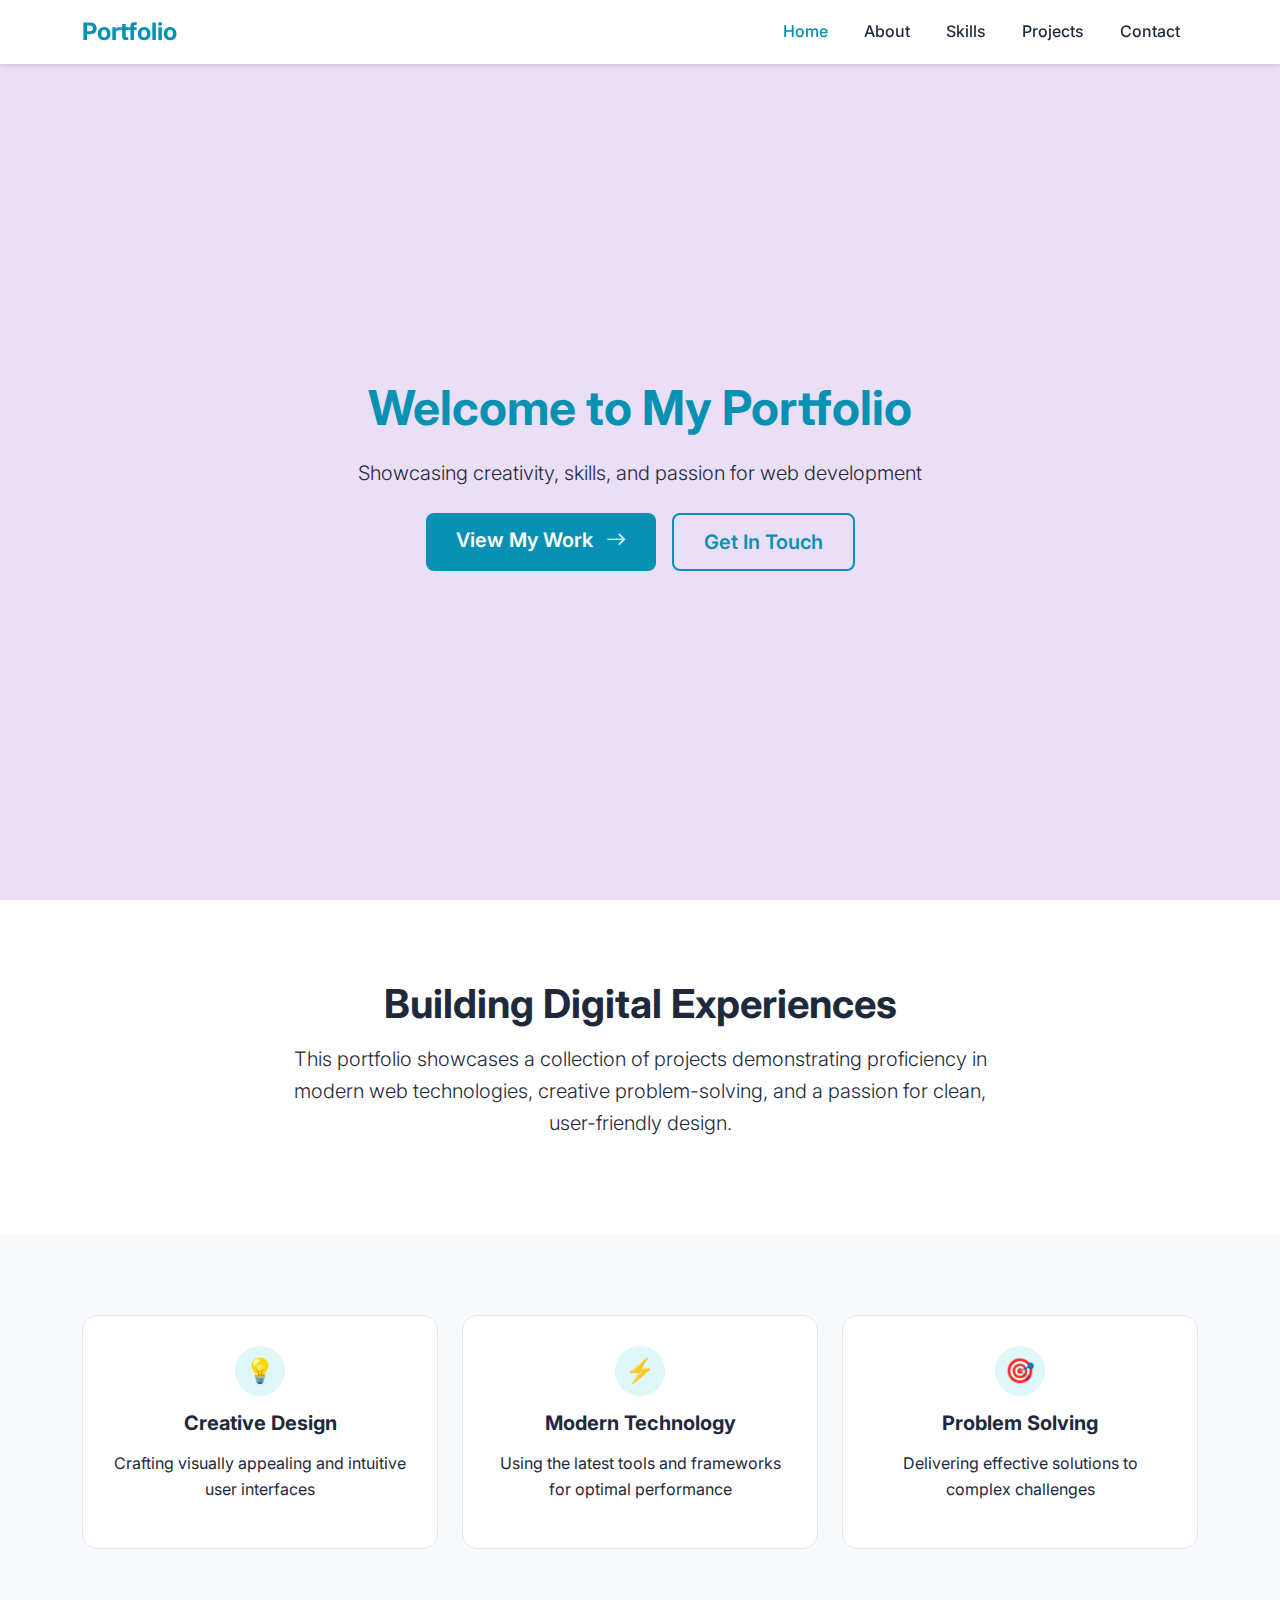
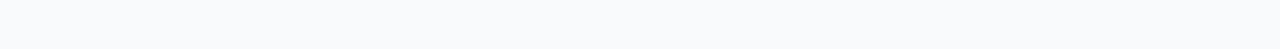
<file: index.html>
<!DOCTYPE html>
<html lang="en">
  <head>
    <!-- Basic page information -->
    <meta charset="UTF-8" />
    <meta name="viewport" content="width=device-width, initial-scale=1.0" />
    <title>Portfolio - Home</title>

    <!-- Bootstrap CSS - Framework for styling -->
    <link
      href="https://cdn.jsdelivr.net/npm/bootstrap@5.3.2/dist/css/bootstrap.min.css"
      rel="stylesheet"
    />

    <!-- Google Fonts - Custom font -->
    <link
      href="https://fonts.googleapis.com/css2?family=Inter:wght@400;500;600;700&display=swap"
      rel="stylesheet"
    />

    <!-- Our custom CSS file -->
    <link rel="stylesheet" href="styles/styles.css" />

    <!-- Bootstrap Icons - Icon library -->
    <link
      rel="stylesheet"
      href="https://cdn.jsdelivr.net/npm/bootstrap-icons@1.11.1/font/bootstrap-icons.css"
    />
  </head>
  <body>
    <!-- NAVIGATION BAR - Shows at top of all pages -->
    <nav class="navbar navbar-expand-lg navbar-light fixed-top">
      <div class="container">
        <!-- Website Logo/Name -->
        <a class="navbar-brand" href="index.html">Portfolio</a>

        <!-- Mobile menu button (appears on small screens) -->
        <button
          class="navbar-toggler"
          type="button"
          data-bs-toggle="collapse"
          data-bs-target="#navbarNav"
        >
          <span class="navbar-toggler-icon"></span>
        </button>

        <!-- Navigation Links -->
        <div class="collapse navbar-collapse" id="navbarNav">
          <ul class="navbar-nav ms-auto">
            <li class="nav-item">
              <a class="nav-link active" href="index.html">Home</a>
            </li>
            <li class="nav-item">
              <a class="nav-link" href="about.html">About</a>
            </li>
            <li class="nav-item">
              <a class="nav-link" href="skills.html">Skills</a>
            </li>
            <li class="nav-item">
              <a class="nav-link" href="projects.html">Projects</a>
            </li>
            <li class="nav-item">
              <a class="nav-link" href="contact.html">Contact</a>
            </li>
          </ul>
        </div>
      </div>
    </nav>

    <!-- HERO SECTION - Main welcome section -->
    <section class="hero-section">
      <div class="container">
        <div class="row justify-content-center text-center">
          <div class="col-lg-8">
            <!-- Main Title -->
            <h1 class="hero-title">Welcome to My Portfolio</h1>

            <!-- Subtitle -->
            <p class="lead mb-4 text-muted-custom">
              Showcasing creativity, skills, and passion for web development
            </p>

            <!-- Call-to-action buttons -->
            <div class="d-flex gap-3 justify-content-center flex-wrap">
              <a href="projects.html" class="btn btn-primary btn-lg">
                View My Work <i class="bi bi-arrow-right ms-2"></i>
              </a>
              <a href="contact.html" class="btn btn-outline-primary btn-lg">
                Get In Touch
              </a>
            </div>
          </div>
        </div>
      </div>
    </section>

    <!-- INTRODUCTION SECTION -->
    <section class="section-padding bg-white">
      <div class="container">
        <div class="row justify-content-center text-center">
          <div class="col-lg-8">
            <h2 class="section-title">Building Digital Experiences</h2>
            <p class="lead text-muted-custom">
              This portfolio showcases a collection of projects demonstrating
              proficiency in modern web technologies, creative problem-solving,
              and a passion for clean, user-friendly design.
            </p>
          </div>
        </div>
      </div>
    </section>

    <!-- FEATURES SECTION - Three feature cards -->
    <section class="section-padding">
      <div class="container">
        <div class="row g-4">
          <!-- Feature Card 1 -->
          <div class="col-md-4">
            <div class="custom-card text-center">
              <div class="card-icon mx-auto">💡</div>
              <h3 class="h5 fw-bold mb-3">Creative Design</h3>
              <p class="text-muted-custom">
                Crafting visually appealing and intuitive user interfaces
              </p>
            </div>
          </div>

          <!-- Feature Card 2 -->
          <div class="col-md-4">
            <div class="custom-card text-center">
              <div class="card-icon mx-auto">⚡</div>
              <h3 class="h5 fw-bold mb-3">Modern Technology</h3>
              <p class="text-muted-custom">
                Using the latest tools and frameworks for optimal performance
              </p>
            </div>
          </div>

          <!-- Feature Card 3 -->
          <div class="col-md-4">
            <div class="custom-card text-center">
              <div class="card-icon mx-auto">🎯</div>
              <h3 class="h5 fw-bold mb-3">Problem Solving</h3>
              <p class="text-muted-custom">
                Delivering effective solutions to complex challenges
              </p>
            </div>
          </div>
        </div>
      </div>
    </section>

    <!-- Bootstrap JavaScript - Required for interactive components -->
    <script src="https://cdn.jsdelivr.net/npm/bootstrap@5.3.2/dist/js/bootstrap.bundle.min.js"></script>
  </body>
</html>
</file>
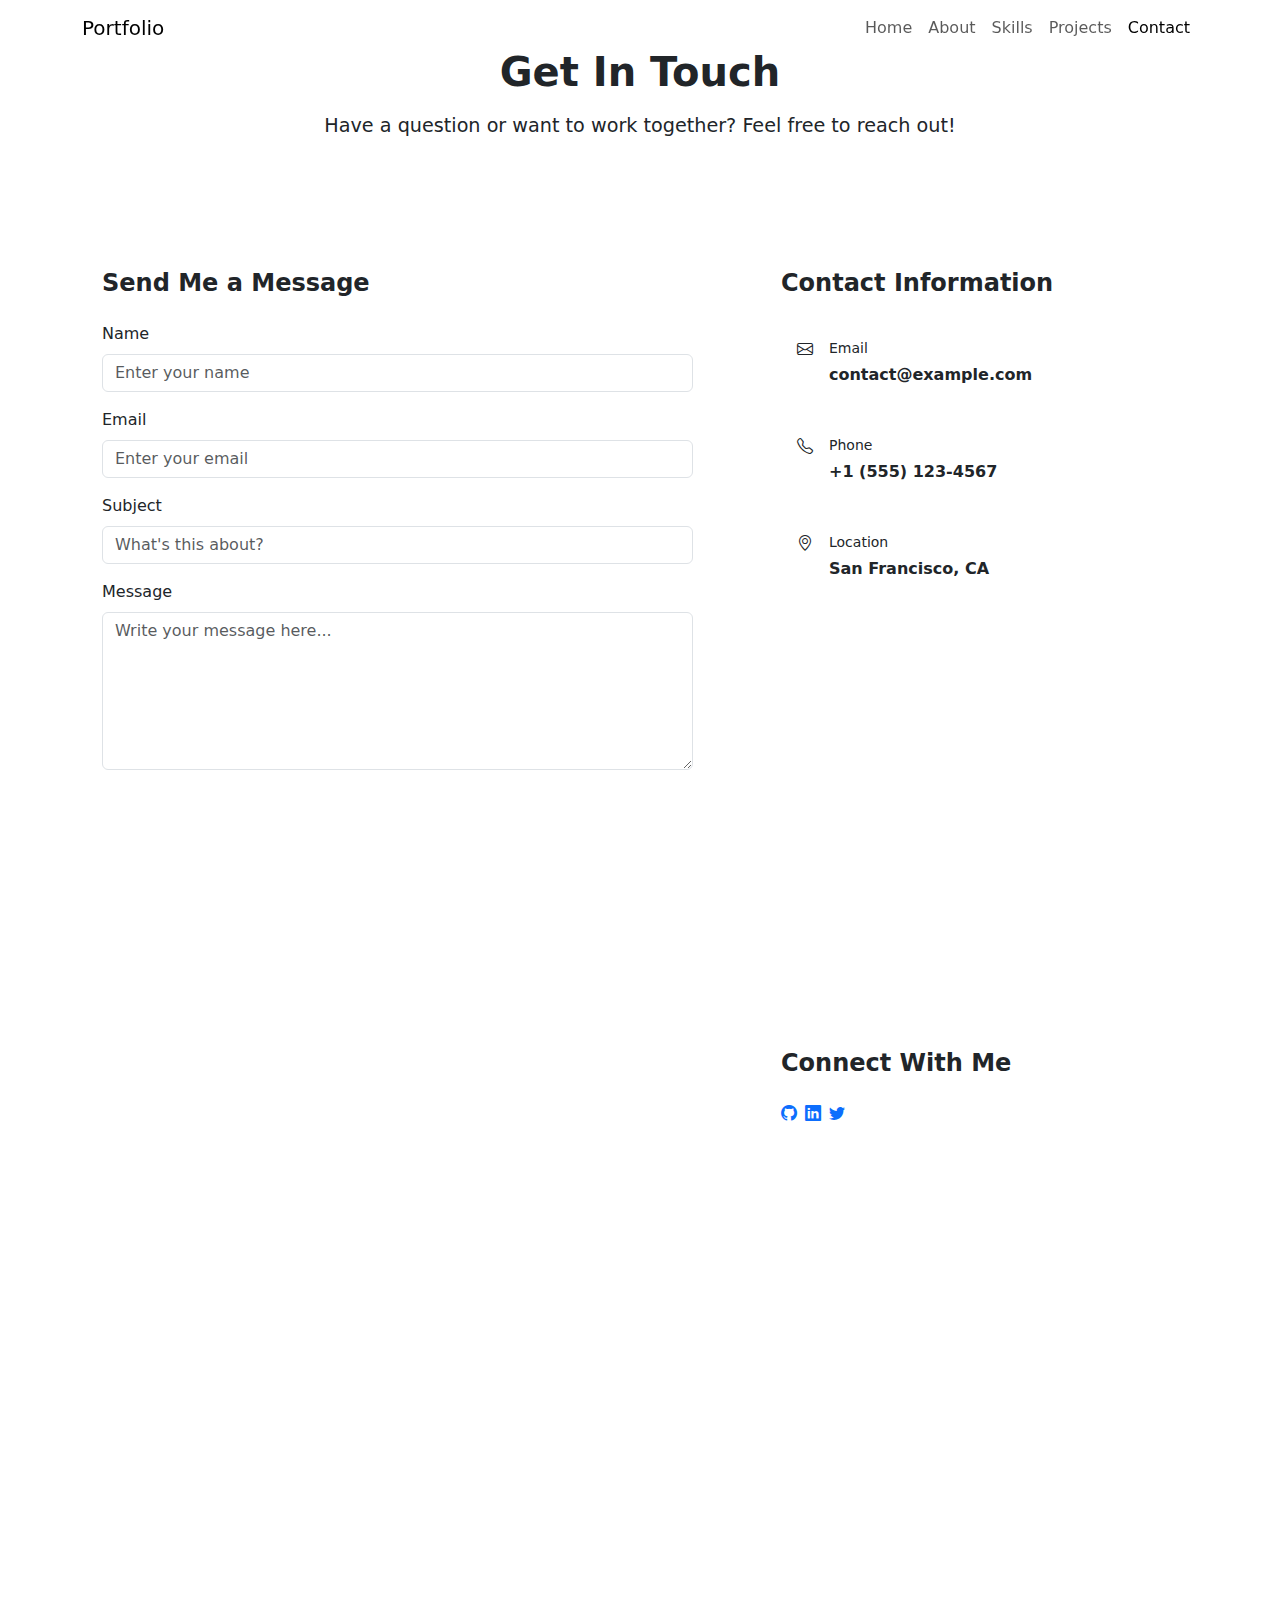
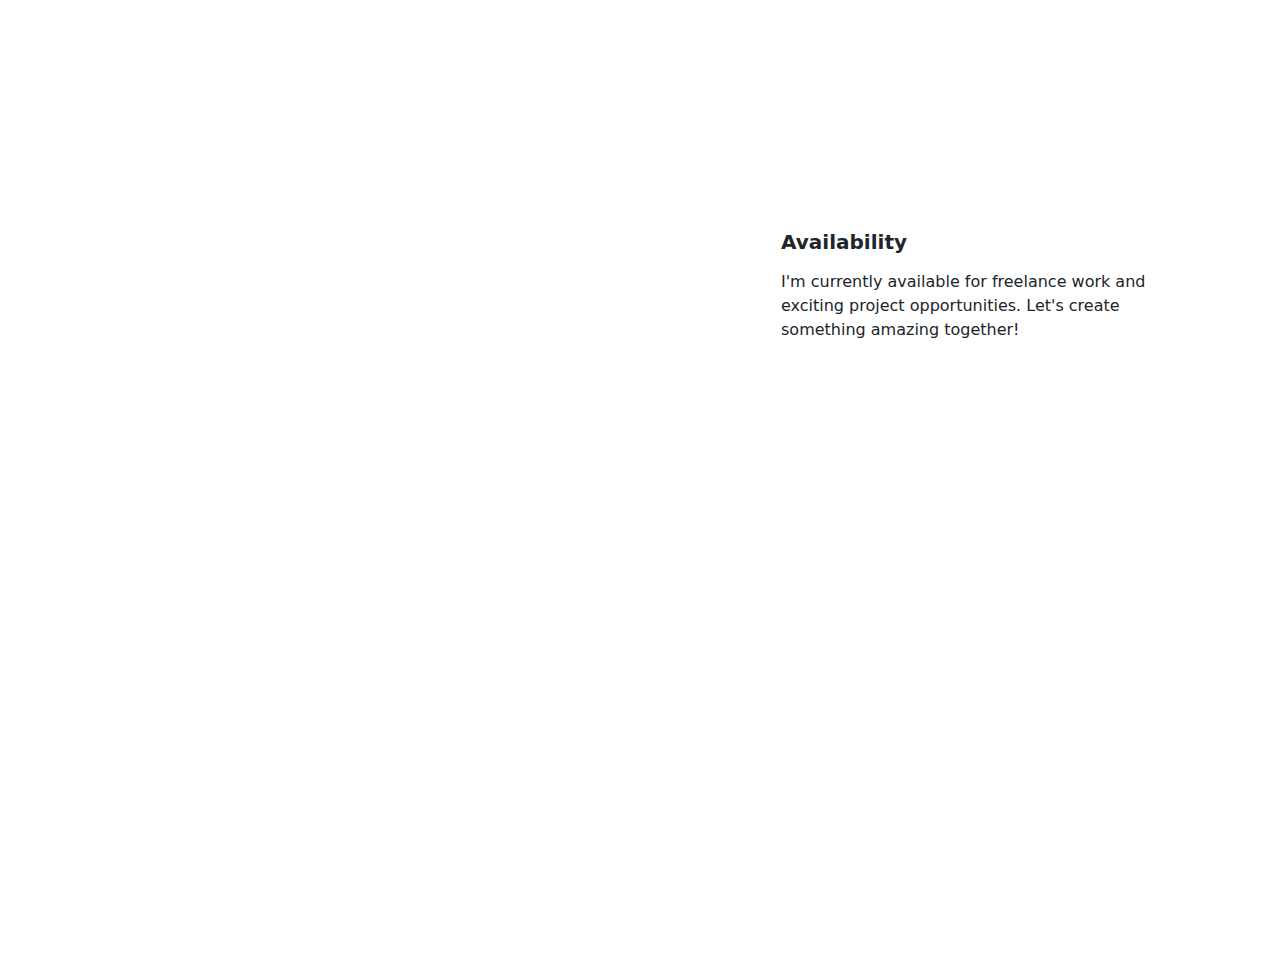
<file: contact.html>
<!DOCTYPE html>
<html lang="en">
<head>
    <meta charset="UTF-8">
    <meta name="viewport" content="width=device-width, initial-scale=1.0">
    <title>Contact | Portfolio</title>
    <meta name="description" content="Get in touch with me for collaborations, projects, or inquiries">
    
    <!-- Bootstrap CSS -->
    <link href="https://cdn.jsdelivr.net/npm/bootstrap@5.3.2/dist/css/bootstrap.min.css" rel="stylesheet">
    
    <!-- Google Fonts -->
    <link rel="preconnect" href="https://fonts.googleapis.com">
    <link rel="preconnect" href="https://fonts.gstatic.com" crossorigin>
    <link href="https://fonts.googleapis.com/css2?family=Inter:wght@400;500;600;700;800&display=swap" rel="stylesheet">
    
    <!-- Custom CSS -->
    <link rel="stylesheet" href="styles.css">
    
    <!-- Bootstrap Icons -->
    <link rel="stylesheet" href="https://cdn.jsdelivr.net/npm/bootstrap-icons@1.11.1/font/bootstrap-icons.css">
</head>
<body>
    <!-- Navigation -->
    <nav class="navbar navbar-expand-lg navbar-light fixed-top">
        <div class="container">
            <a class="navbar-brand" href="index.html">Portfolio</a>
            <button class="navbar-toggler" type="button" data-bs-toggle="collapse" data-bs-target="#navbarNav">
                <span class="navbar-toggler-icon"></span>
            </button>
            <div class="collapse navbar-collapse" id="navbarNav">
                <ul class="navbar-nav ms-auto">
                    <li class="nav-item">
                        <a class="nav-link" href="index.html">Home</a>
                    </li>
                    <li class="nav-item">
                        <a class="nav-link" href="about.html">About</a>
                    </li>
                    <li class="nav-item">
                        <a class="nav-link" href="skills.html">Skills</a>
                    </li>
                    <li class="nav-item">
                        <a class="nav-link" href="projects.html">Projects</a>
                    </li>
                    <li class="nav-item">
                        <a class="nav-link active" href="contact.html">Contact</a>
                    </li>
                </ul>
            </div>
        </div>
    </nav>

    <!-- Page Content -->
    <div class="page-content">
        <div class="container section-padding">
            <!-- Header -->
            <div class="row justify-content-center text-center mb-5 animate-fade-in">
                <div class="col-lg-8">
                    <h1 class="section-title">Get In Touch</h1>
                    <p class="section-subtitle">Have a question or want to work together? Feel free to reach out!</p>
                </div>
            </div>

            <div class="row g-4">
                <!-- Contact Form -->
                <div class="col-lg-7">
                    <div class="custom-card">
                        <h2 class="h4 fw-bold mb-4">Send Me a Message</h2>
                        <form id="contactForm">
                            <div class="mb-3">
                                <label for="name" class="form-label">Name</label>
                                <input type="text" class="form-control" id="name" placeholder="Enter your name" required>
                            </div>
                            <div class="mb-3">
                                <label for="email" class="form-label">Email</label>
                                <input type="email" class="form-control" id="email" placeholder="Enter your email" required>
                            </div>
                            <div class="mb-3">
                                <label for="subject" class="form-label">Subject</label>
                                <input type="text" class="form-control" id="subject" placeholder="What's this about?" required>
                            </div>
                            <div class="mb-4">
                                <label for="message" class="form-label">Message</label>
                                <textarea class="form-control" id="message" rows="6" placeholder="Write your message here..." required></textarea>
                            </div>
                            <button type="submit" class="btn btn-primary w-100 btn-lg">
                                <i class="bi bi-send me-2"></i>Send Message
                            </button>
                        </form>
                    </div>
                </div>

                <!-- Contact Information -->
                <div class="col-lg-5">
                    <!-- Contact Details -->
                    <div class="custom-card mb-4">
                        <h2 class="h4 fw-bold mb-4">Contact Information</h2>
                        <div class="d-flex align-items-start mb-3 p-3 rounded hover-bg">
                            <div class="contact-icon-box me-3">
                                <i class="bi bi-envelope"></i>
                            </div>
                            <div>
                                <p class="text-muted-custom small mb-1">Email</p>
                                <p class="mb-0 fw-semibold">contact@example.com</p>
                            </div>
                        </div>
                        <div class="d-flex align-items-start mb-3 p-3 rounded hover-bg">
                            <div class="contact-icon-box me-3">
                                <i class="bi bi-telephone"></i>
                            </div>
                            <div>
                                <p class="text-muted-custom small mb-1">Phone</p>
                                <p class="mb-0 fw-semibold">+1 (555) 123-4567</p>
                            </div>
                        </div>
                        <div class="d-flex align-items-start p-3 rounded hover-bg">
                            <div class="contact-icon-box me-3">
                                <i class="bi bi-geo-alt"></i>
                            </div>
                            <div>
                                <p class="text-muted-custom small mb-1">Location</p>
                                <p class="mb-0 fw-semibold">San Francisco, CA</p>
                            </div>
                        </div>
                    </div>

                    <!-- Social Links -->
                    <div class="custom-card mb-4">
                        <h2 class="h4 fw-bold mb-4">Connect With Me</h2>
                        <div class="d-flex gap-2">
                            <a href="https://github.com" target="_blank" class="social-icon">
                                <i class="bi bi-github"></i>
                            </a>
                            <a href="https://linkedin.com" target="_blank" class="social-icon">
                                <i class="bi bi-linkedin"></i>
                            </a>
                            <a href="https://twitter.com" target="_blank" class="social-icon">
                                <i class="bi bi-twitter"></i>
                            </a>
                        </div>
                    </div>

                    <!-- Availability -->
                    <div class="custom-card bg-gradient">
                        <h3 class="h5 fw-bold mb-3">Availability</h3>
                        <p class="text-muted-custom mb-0">
                            I'm currently available for freelance work and exciting project opportunities. 
                            Let's create something amazing together!
                        </p>
                    </div>
                </div>
            </div>
        </div>
    </div>

    <!-- Bootstrap JS -->
    <script src="https://cdn.jsdelivr.net/npm/bootstrap@5.3.2/dist/js/bootstrap.bundle.min.js"></script>
    
    <!-- Form Submission Script -->
    <script>
        document.getElementById('contactForm').addEventListener('submit', function(e) {
            e.preventDefault();
            alert('Thank you for reaching out! Your message has been sent successfully.');
            this.reset();
        });
    </script>
</body>
</html>
</file>
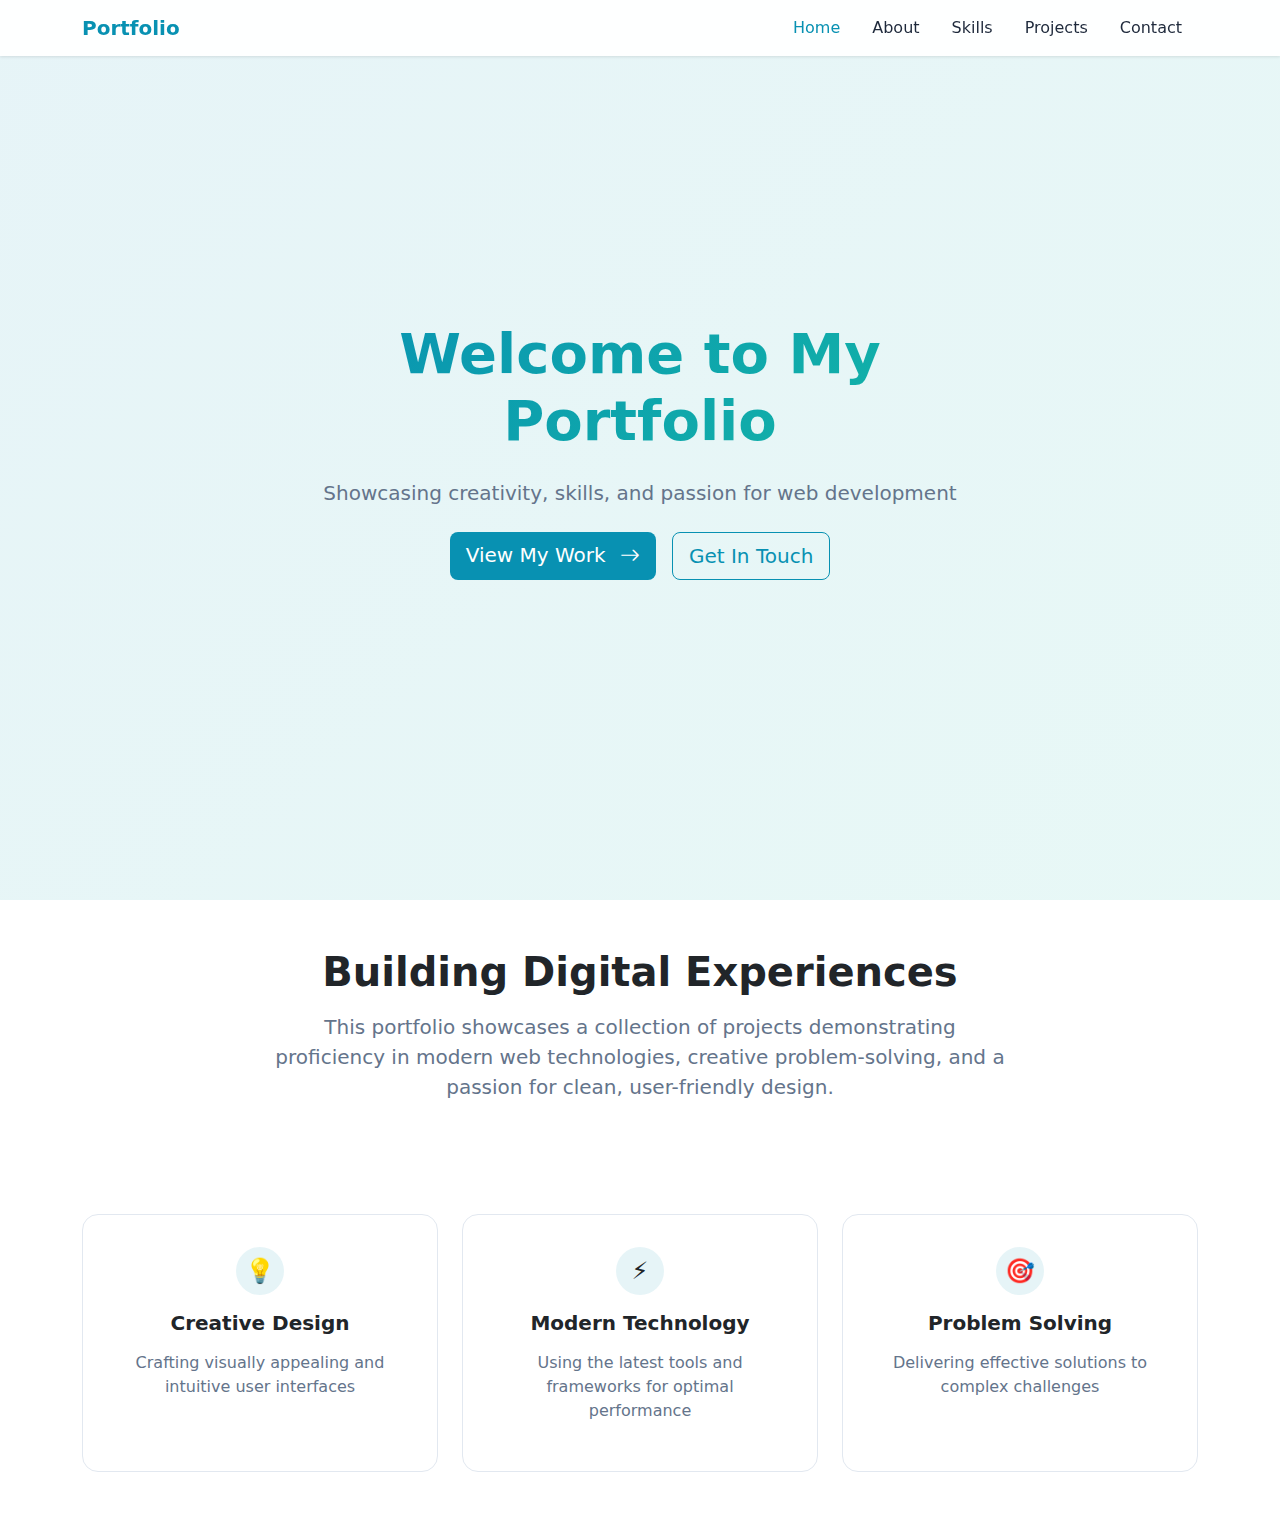
<file: home.html>
<!DOCTYPE html>
<html lang="en">
  <head>
    <meta charset="UTF-8" />
    <meta name="viewport" content="width=device-width, initial-scale=1.0" />
    <title>Portfolio - Home | Web Developer</title>
    <link rel="stylesheet" href="styles/home.css" />
    <meta
      name="description"
      content="Professional portfolio showcasing web development projects, skills, and experience"
    />

    <!-- Bootstrap CSS -->
    <link
      href="https://cdn.jsdelivr.net/npm/bootstrap@5.3.2/dist/css/bootstrap.min.css"
      rel="stylesheet"
    />

    <!-- Google Fonts -->
    <link rel="preconnect" href="https://fonts.googleapis.com" />
    <link rel="preconnect" href="https://fonts.gstatic.com" crossorigin />
    <link
      href="https://fonts.googleapis.com/css2?family=Inter:wght@400;500;600;700;800&display=swap"
      rel="stylesheet"
    />

    <!-- Custom CSS -->
    <link rel="stylesheet" href="styles.css" />

    <!-- Bootstrap Icons -->
    <link
      rel="stylesheet"
      href="https://cdn.jsdelivr.net/npm/bootstrap-icons@1.11.1/font/bootstrap-icons.css"
    />
  </head>
  <body>
    <!-- Navigation -->
    <nav class="navbar navbar-expand-lg navbar-light fixed-top">
      <div class="container">
        <a class="navbar-brand" href="index.html">Portfolio</a>
        <button
          class="navbar-toggler"
          type="button"
          data-bs-toggle="collapse"
          data-bs-target="#navbarNav"
        >
          <span class="navbar-toggler-icon"></span>
        </button>
        <div class="collapse navbar-collapse" id="navbarNav">
          <ul class="navbar-nav ms-auto">
            <li class="nav-item">
              <a class="nav-link active" href="index.html">Home</a>
            </li>
            <li class="nav-item">
              <a class="nav-link" href="about.html">About</a>
            </li>
            <li class="nav-item">
              <a class="nav-link" href="skills.html">Skills</a>
            </li>
            <li class="nav-item">
              <a class="nav-link" href="projects.html">Projects</a>
            </li>
            <li class="nav-item">
              <a class="nav-link" href="contact.html">Contact</a>
            </li>
          </ul>
        </div>
      </div>
    </nav>

    <!-- Hero Section -->
    <section class="hero-section">
      <div class="hero-gradient"></div>
      <div class="container position-relative animate-fade-in">
        <div class="row justify-content-center text-center">
          <div class="col-lg-8">
            <h1 class="hero-title">Welcome to My Portfolio</h1>
            <p class="lead mb-4 text-muted-custom">
              Showcasing creativity, skills, and passion for web development
            </p>
            <div class="d-flex gap-3 justify-content-center flex-wrap">
              <a href="projects.html" class="btn btn-primary btn-lg">
                View My Work <i class="bi bi-arrow-right ms-2"></i>
              </a>
              <a href="contact.html" class="btn btn-outline-primary btn-lg"
                >Get In Touch</a
              >
            </div>
          </div>
        </div>
      </div>
    </section>

    <!-- Intro Section -->
    <section class="section-padding bg-white">
      <div class="container">
        <div class="row justify-content-center text-center">
          <div class="col-lg-8">
            <h2 class="section-title">Building Digital Experiences</h2>
            <p class="lead text-muted-custom">
              This portfolio showcases a collection of projects demonstrating
              proficiency in modern web technologies, creative problem-solving,
              and a passion for clean, user-friendly design.
            </p>
          </div>
        </div>
      </div>
    </section>

    <!-- Features Section -->
    <section class="section-padding">
      <div class="container">
        <div class="row g-4">
          <div class="col-md-4">
            <div class="custom-card text-center">
              <div class="card-icon mx-auto">💡</div>
              <h3 class="h5 fw-bold mb-3">Creative Design</h3>
              <p class="text-muted-custom">
                Crafting visually appealing and intuitive user interfaces
              </p>
            </div>
          </div>
          <div class="col-md-4">
            <div class="custom-card text-center">
              <div class="card-icon mx-auto">⚡</div>
              <h3 class="h5 fw-bold mb-3">Modern Technology</h3>
              <p class="text-muted-custom">
                Using the latest tools and frameworks for optimal performance
              </p>
            </div>
          </div>
          <div class="col-md-4">
            <div class="custom-card text-center">
              <div class="card-icon mx-auto">🎯</div>
              <h3 class="h5 fw-bold mb-3">Problem Solving</h3>
              <p class="text-muted-custom">
                Delivering effective solutions to complex challenges
              </p>
            </div>
          </div>
        </div>
      </div>
    </section>

    <!-- Bootstrap JS -->
    <script src="https://cdn.jsdelivr.net/npm/bootstrap@5.3.2/dist/js/bootstrap.bundle.min.js"></script>
  </body>
</html>
</file>
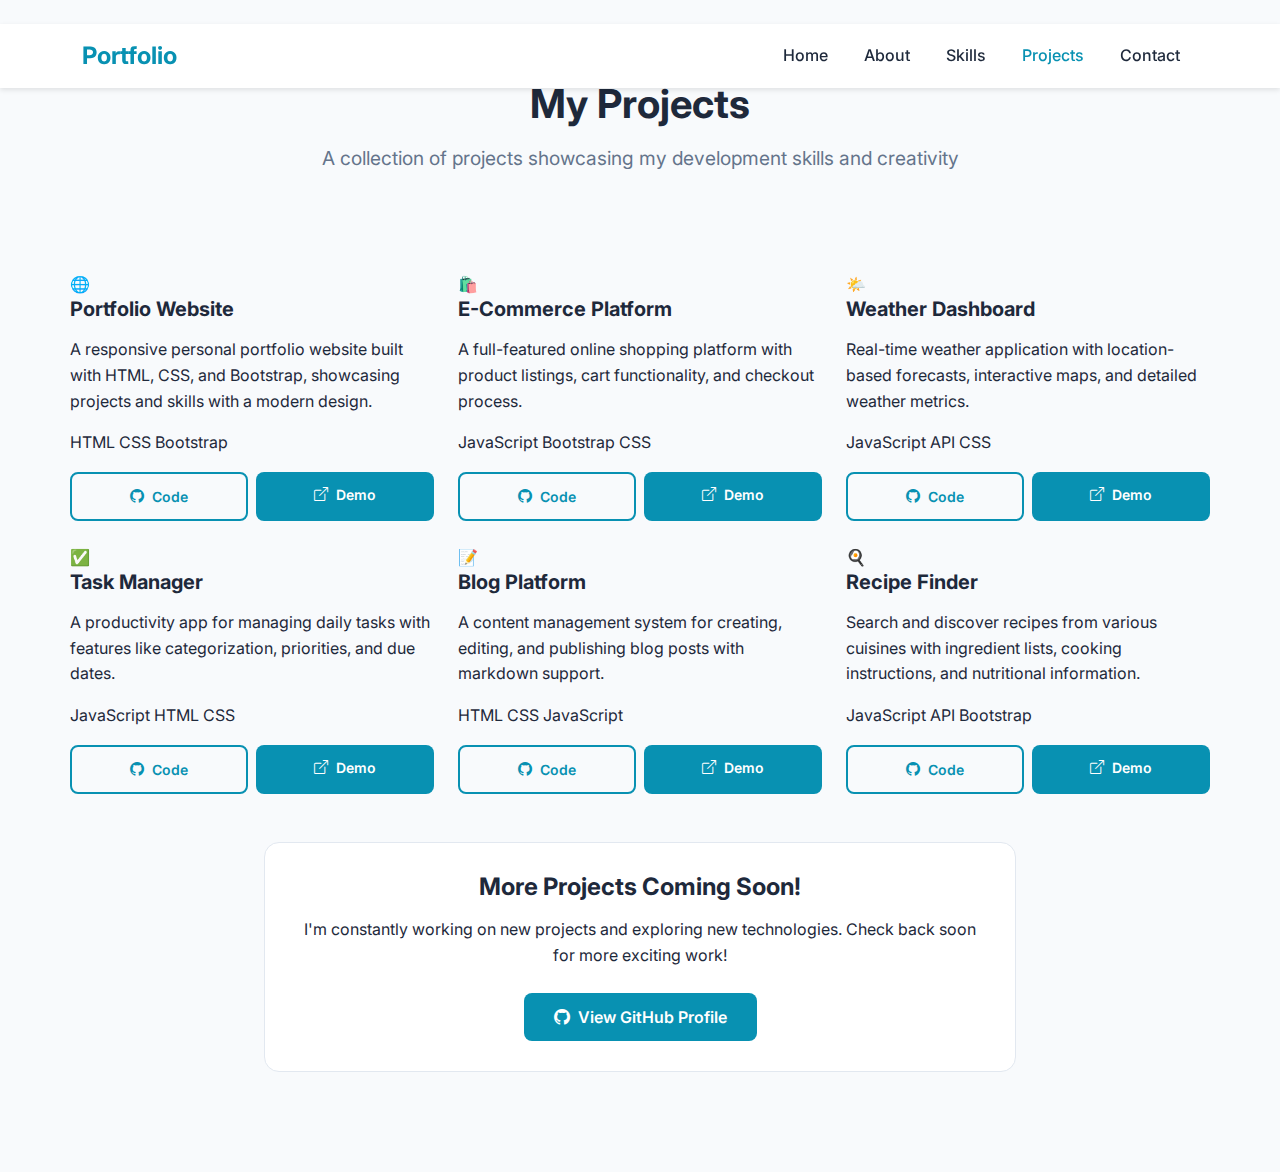
<file: projects.html>
<!DOCTYPE html>
<html lang="en">
<head>
    <meta charset="UTF-8">
    <meta name="viewport" content="width=device-width, initial-scale=1.0">
    <title>Projects | Portfolio</title>
    <meta name="description" content="Explore my web development projects and see my work in action">
    
    <!-- Bootstrap CSS -->
    <link href="https://cdn.jsdelivr.net/npm/bootstrap@5.3.2/dist/css/bootstrap.min.css" rel="stylesheet">
    
    <!-- Google Fonts -->
    <link rel="preconnect" href="https://fonts.googleapis.com">
    <link rel="preconnect" href="https://fonts.gstatic.com" crossorigin>
    <link href="https://fonts.googleapis.com/css2?family=Inter:wght@400;500;600;700;800&display=swap" rel="stylesheet">
    
    <!-- Custom CSS -->
    <link rel="stylesheet" href="styles/styles.css">
    
    <!-- Bootstrap Icons -->
    <link rel="stylesheet" href="https://cdn.jsdelivr.net/npm/bootstrap-icons@1.11.1/font/bootstrap-icons.css">
</head>
<body>
    <!-- Navigation -->
    <nav class="navbar navbar-expand-lg navbar-light fixed-top mt-4">
        <div class="container">
            <a class="navbar-brand" href="index.html">Portfolio</a>
            <button class="navbar-toggler" type="button" data-bs-toggle="collapse" data-bs-target="#navbarNav">
                <span class="navbar-toggler-icon"></span>
            </button>
            <div class="collapse navbar-collapse" id="navbarNav">
                <ul class="navbar-nav ms-auto">
                    <li class="nav-item">
                        <a class="nav-link" href="index.html">Home</a>
                    </li>
                    <li class="nav-item">
                        <a class="nav-link" href="about.html">About</a>
                    </li>
                    <li class="nav-item">
                        <a class="nav-link" href="skills.html">Skills</a>
                    </li>
                    <li class="nav-item">
                        <a class="nav-link active" href="projects.html">Projects</a>
                    </li>
                    <li class="nav-item">
                        <a class="nav-link" href="contact.html">Contact</a>
                    </li>
                </ul>
            </div>
        </div>
    </nav>

    <!-- Page Content -->
    <div class="page-content">
        <div class="container section-padding">
            <!-- Header -->
            <div class="row justify-content-center text-center mb-5 animate-fade-in">
                <div class="col-lg-8">
                    <h1 class="section-title">My Projects</h1>
                    <p class="section-subtitle">A collection of projects showcasing my development skills and creativity</p>
                </div>
            </div>

            <!-- Projects Grid -->
            <div class="row g-4 mb-5">
                <!-- Project 1 -->
                <div class="col-md-6 col-lg-4">
                    <div class="project-card">
                        <div class="project-image">🌐</div>
                        <div class="project-content">
                            <h3 class="h5 fw-bold mb-3">Portfolio Website</h3>
                            <p class="text-muted-custom mb-3">
                                A responsive personal portfolio website built with HTML, CSS, and Bootstrap, 
                                showcasing projects and skills with a modern design.
                            </p>
                            <div class="mb-3">
                                <span class="tech-badge">HTML</span>
                                <span class="tech-badge">CSS</span>
                                <span class="tech-badge">Bootstrap</span>
                            </div>
                            <div class="d-flex gap-2">
                                <a href="#" class="btn btn-sm btn-outline-primary flex-fill">
                                    <i class="bi bi-github me-1"></i> Code
                                </a>
                                <a href="#" class="btn btn-sm btn-primary flex-fill">
                                    <i class="bi bi-box-arrow-up-right me-1"></i> Demo
                                </a>
                            </div>
                        </div>
                    </div>
                </div>

                <!-- Project 2 -->
                <div class="col-md-6 col-lg-4">
                    <div class="project-card">
                        <div class="project-image">🛍️</div>
                        <div class="project-content">
                            <h3 class="h5 fw-bold mb-3">E-Commerce Platform</h3>
                            <p class="text-muted-custom mb-3">
                                A full-featured online shopping platform with product listings, 
                                cart functionality, and checkout process.
                            </p>
                            <div class="mb-3">
                                <span class="tech-badge">JavaScript</span>
                                <span class="tech-badge">Bootstrap</span>
                                <span class="tech-badge">CSS</span>
                            </div>
                            <div class="d-flex gap-2">
                                <a href="#" class="btn btn-sm btn-outline-primary flex-fill">
                                    <i class="bi bi-github me-1"></i> Code
                                </a>
                                <a href="#" class="btn btn-sm btn-primary flex-fill">
                                    <i class="bi bi-box-arrow-up-right me-1"></i> Demo
                                </a>
                            </div>
                        </div>
                    </div>
                </div>

                <!-- Project 3 -->
                <div class="col-md-6 col-lg-4">
                    <div class="project-card">
                        <div class="project-image">🌤️</div>
                        <div class="project-content">
                            <h3 class="h5 fw-bold mb-3">Weather Dashboard</h3>
                            <p class="text-muted-custom mb-3">
                                Real-time weather application with location-based forecasts, 
                                interactive maps, and detailed weather metrics.
                            </p>
                            <div class="mb-3">
                                <span class="tech-badge">JavaScript</span>
                                <span class="tech-badge">API</span>
                                <span class="tech-badge">CSS</span>
                            </div>
                            <div class="d-flex gap-2">
                                <a href="#" class="btn btn-sm btn-outline-primary flex-fill">
                                    <i class="bi bi-github me-1"></i> Code
                                </a>
                                <a href="#" class="btn btn-sm btn-primary flex-fill">
                                    <i class="bi bi-box-arrow-up-right me-1"></i> Demo
                                </a>
                            </div>
                        </div>
                    </div>
                </div>

                <!-- Project 4 -->
                <div class="col-md-6 col-lg-4">
                    <div class="project-card">
                        <div class="project-image">✅</div>
                        <div class="project-content">
                            <h3 class="h5 fw-bold mb-3">Task Manager</h3>
                            <p class="text-muted-custom mb-3">
                                A productivity app for managing daily tasks with features like 
                                categorization, priorities, and due dates.
                            </p>
                            <div class="mb-3">
                                <span class="tech-badge">JavaScript</span>
                                <span class="tech-badge">HTML</span>
                                <span class="tech-badge">CSS</span>
                            </div>
                            <div class="d-flex gap-2">
                                <a href="#" class="btn btn-sm btn-outline-primary flex-fill">
                                    <i class="bi bi-github me-1"></i> Code
                                </a>
                                <a href="#" class="btn btn-sm btn-primary flex-fill">
                                    <i class="bi bi-box-arrow-up-right me-1"></i> Demo
                                </a>
                            </div>
                        </div>
                    </div>
                </div>

                <!-- Project 5 -->
                <div class="col-md-6 col-lg-4">
                    <div class="project-card">
                        <div class="project-image">📝</div>
                        <div class="project-content">
                            <h3 class="h5 fw-bold mb-3">Blog Platform</h3>
                            <p class="text-muted-custom mb-3">
                                A content management system for creating, editing, and publishing 
                                blog posts with markdown support.
                            </p>
                            <div class="mb-3">
                                <span class="tech-badge">HTML</span>
                                <span class="tech-badge">CSS</span>
                                <span class="tech-badge">JavaScript</span>
                            </div>
                            <div class="d-flex gap-2">
                                <a href="#" class="btn btn-sm btn-outline-primary flex-fill">
                                    <i class="bi bi-github me-1"></i> Code
                                </a>
                                <a href="#" class="btn btn-sm btn-primary flex-fill">
                                    <i class="bi bi-box-arrow-up-right me-1"></i> Demo
                                </a>
                            </div>
                        </div>
                    </div>
                </div>

                <!-- Project 6 -->
                <div class="col-md-6 col-lg-4">
                    <div class="project-card">
                        <div class="project-image">🍳</div>
                        <div class="project-content">
                            <h3 class="h5 fw-bold mb-3">Recipe Finder</h3>
                            <p class="text-muted-custom mb-3">
                                Search and discover recipes from various cuisines with ingredient lists, 
                                cooking instructions, and nutritional information.
                            </p>
                            <div class="mb-3">
                                <span class="tech-badge">JavaScript</span>
                                <span class="tech-badge">API</span>
                                <span class="tech-badge">Bootstrap</span>
                            </div>
                            <div class="d-flex gap-2">
                                <a href="#" class="btn btn-sm btn-outline-primary flex-fill">
                                    <i class="bi bi-github me-1"></i> Code
                                </a>
                                <a href="#" class="btn btn-sm btn-primary flex-fill">
                                    <i class="bi bi-box-arrow-up-right me-1"></i> Demo
                                </a>
                            </div>
                        </div>
                    </div>
                </div>
            </div>

            <!-- Call to Action -->
            <div class="row justify-content-center">
                <div class="col-lg-8">
                    <div class="custom-card text-center bg-gradient">
                        <h3 class="h4 fw-bold mb-3">More Projects Coming Soon!</h3>
                        <p class="text-muted-custom mb-4">
                            I'm constantly working on new projects and exploring new technologies. 
                            Check back soon for more exciting work!
                        </p>
                        <a href="https://github.com" target="_blank" class="btn btn-primary">
                            <i class="bi bi-github me-2"></i>View GitHub Profile
                        </a>
                    </div>
                </div>
            </div>
        </div>
    </div>

    <!-- Bootstrap JS -->
    <script src="https://cdn.jsdelivr.net/npm/bootstrap@5.3.2/dist/js/bootstrap.bundle.min.js"></script>
</body>
</html>
</file>
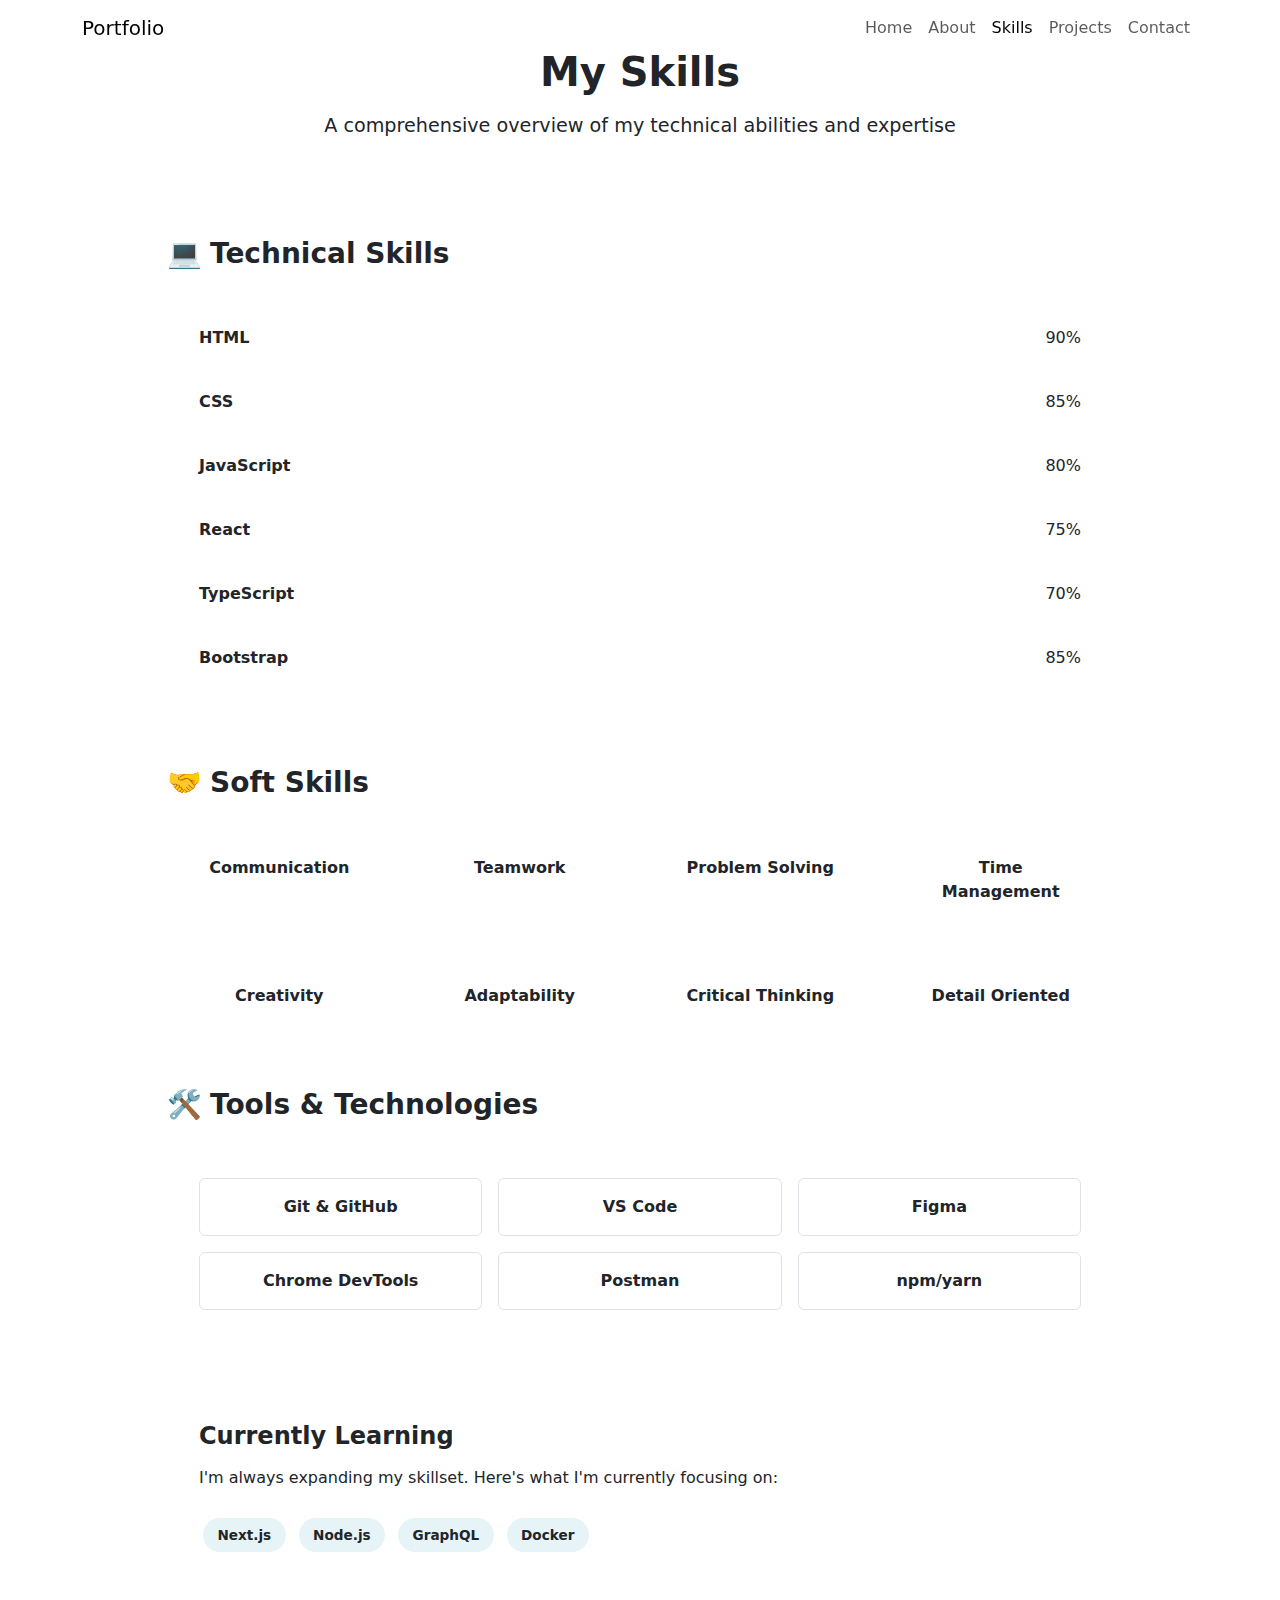
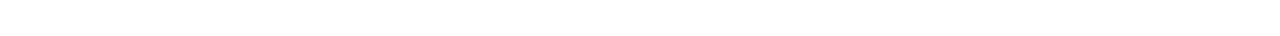
<file: skills.html>
<!DOCTYPE html>
<html lang="en">
<head>
    <meta charset="UTF-8">
    <meta name="viewport" content="width=device-width, initial-scale=1.0">
    <title>Skills | Portfolio</title>
    <meta name="description" content="Technical skills, soft skills, and tools I use for web development">
    
    <!-- Bootstrap CSS -->
    <link href="https://cdn.jsdelivr.net/npm/bootstrap@5.3.2/dist/css/bootstrap.min.css" rel="stylesheet">
    
    <!-- Google Fonts -->
    <link rel="preconnect" href="https://fonts.googleapis.com">
    <link rel="preconnect" href="https://fonts.gstatic.com" crossorigin>
    <link href="https://fonts.googleapis.com/css2?family=Inter:wght@400;500;600;700;800&display=swap" rel="stylesheet">
    
    <!-- Custom CSS -->
    <link rel="stylesheet" href="styles.css">
    
    <!-- Bootstrap Icons -->
    <link rel="stylesheet" href="https://cdn.jsdelivr.net/npm/bootstrap-icons@1.11.1/font/bootstrap-icons.css">
</head>
<body>
    <!-- Navigation -->
    <nav class="navbar navbar-expand-lg navbar-light fixed-top">
        <div class="container">
            <a class="navbar-brand" href="index.html">Portfolio</a>
            <button class="navbar-toggler" type="button" data-bs-toggle="collapse" data-bs-target="#navbarNav">
                <span class="navbar-toggler-icon"></span>
            </button>
            <div class="collapse navbar-collapse" id="navbarNav">
                <ul class="navbar-nav ms-auto">
                    <li class="nav-item">
                        <a class="nav-link" href="index.html">Home</a>
                    </li>
                    <li class="nav-item">
                        <a class="nav-link" href="about.html">About</a>
                    </li>
                    <li class="nav-item">
                        <a class="nav-link active" href="skills.html">Skills</a>
                    </li>
                    <li class="nav-item">
                        <a class="nav-link" href="projects.html">Projects</a>
                    </li>
                    <li class="nav-item">
                        <a class="nav-link" href="contact.html">Contact</a>
                    </li>
                </ul>
            </div>
        </div>
    </nav>

    <!-- Page Content -->
    <div class="page-content">
        <div class="container section-padding">
            <!-- Header -->
            <div class="row justify-content-center text-center mb-5 animate-fade-in">
                <div class="col-lg-8">
                    <h1 class="section-title">My Skills</h1>
                    <p class="section-subtitle">A comprehensive overview of my technical abilities and expertise</p>
                </div>
            </div>

            <!-- Technical Skills -->
            <div class="row justify-content-center mb-5">
                <div class="col-lg-10">
                    <h2 class="h3 fw-bold mb-4">
                        <span class="me-2">💻</span>Technical Skills
                    </h2>
                    <div class="custom-card">
                        <!-- HTML -->
                        <div class="mb-4">
                            <div class="d-flex justify-content-between mb-2">
                                <span class="fw-semibold">HTML</span>
                                <span class="text-muted-custom">90%</span>
                            </div>
                            <div class="skill-bar">
                                <div class="skill-progress" style="width: 90%"></div>
                            </div>
                        </div>
                        <!-- CSS -->
                        <div class="mb-4">
                            <div class="d-flex justify-content-between mb-2">
                                <span class="fw-semibold">CSS</span>
                                <span class="text-muted-custom">85%</span>
                            </div>
                            <div class="skill-bar">
                                <div class="skill-progress" style="width: 85%"></div>
                            </div>
                        </div>
                        <!-- JavaScript -->
                        <div class="mb-4">
                            <div class="d-flex justify-content-between mb-2">
                                <span class="fw-semibold">JavaScript</span>
                                <span class="text-muted-custom">80%</span>
                            </div>
                            <div class="skill-bar">
                                <div class="skill-progress" style="width: 80%"></div>
                            </div>
                        </div>
                        <!-- React -->
                        <div class="mb-4">
                            <div class="d-flex justify-content-between mb-2">
                                <span class="fw-semibold">React</span>
                                <span class="text-muted-custom">75%</span>
                            </div>
                            <div class="skill-bar">
                                <div class="skill-progress" style="width: 75%"></div>
                            </div>
                        </div>
                        <!-- TypeScript -->
                        <div class="mb-4">
                            <div class="d-flex justify-content-between mb-2">
                                <span class="fw-semibold">TypeScript</span>
                                <span class="text-muted-custom">70%</span>
                            </div>
                            <div class="skill-bar">
                                <div class="skill-progress" style="width: 70%"></div>
                            </div>
                        </div>
                        <!-- Bootstrap -->
                        <div class="mb-0">
                            <div class="d-flex justify-content-between mb-2">
                                <span class="fw-semibold">Bootstrap</span>
                                <span class="text-muted-custom">85%</span>
                            </div>
                            <div class="skill-bar">
                                <div class="skill-progress" style="width: 85%"></div>
                            </div>
                        </div>
                    </div>
                </div>
            </div>

            <!-- Soft Skills -->
            <div class="row justify-content-center mb-5">
                <div class="col-lg-10">
                    <h2 class="h3 fw-bold mb-4">
                        <span class="me-2">🤝</span>Soft Skills
                    </h2>
                    <div class="row g-3">
                        <div class="col-6 col-md-3">
                            <div class="custom-card text-center">
                                <p class="mb-0 fw-semibold">Communication</p>
                            </div>
                        </div>
                        <div class="col-6 col-md-3">
                            <div class="custom-card text-center">
                                <p class="mb-0 fw-semibold">Teamwork</p>
                            </div>
                        </div>
                        <div class="col-6 col-md-3">
                            <div class="custom-card text-center">
                                <p class="mb-0 fw-semibold">Problem Solving</p>
                            </div>
                        </div>
                        <div class="col-6 col-md-3">
                            <div class="custom-card text-center">
                                <p class="mb-0 fw-semibold">Time Management</p>
                            </div>
                        </div>
                        <div class="col-6 col-md-3">
                            <div class="custom-card text-center">
                                <p class="mb-0 fw-semibold">Creativity</p>
                            </div>
                        </div>
                        <div class="col-6 col-md-3">
                            <div class="custom-card text-center">
                                <p class="mb-0 fw-semibold">Adaptability</p>
                            </div>
                        </div>
                        <div class="col-6 col-md-3">
                            <div class="custom-card text-center">
                                <p class="mb-0 fw-semibold">Critical Thinking</p>
                            </div>
                        </div>
                        <div class="col-6 col-md-3">
                            <div class="custom-card text-center">
                                <p class="mb-0 fw-semibold">Detail Oriented</p>
                            </div>
                        </div>
                    </div>
                </div>
            </div>

            <!-- Tools & Technologies -->
            <div class="row justify-content-center mb-5">
                <div class="col-lg-10">
                    <h2 class="h3 fw-bold mb-4">
                        <span class="me-2">🛠️</span>Tools & Technologies
                    </h2>
                    <div class="custom-card">
                        <div class="row g-3">
                            <div class="col-md-4">
                                <div class="bg-gradient p-3 rounded text-center border">
                                    <p class="mb-0 fw-semibold">Git & GitHub</p>
                                </div>
                            </div>
                            <div class="col-md-4">
                                <div class="bg-gradient p-3 rounded text-center border">
                                    <p class="mb-0 fw-semibold">VS Code</p>
                                </div>
                            </div>
                            <div class="col-md-4">
                                <div class="bg-gradient p-3 rounded text-center border">
                                    <p class="mb-0 fw-semibold">Figma</p>
                                </div>
                            </div>
                            <div class="col-md-4">
                                <div class="bg-gradient p-3 rounded text-center border">
                                    <p class="mb-0 fw-semibold">Chrome DevTools</p>
                                </div>
                            </div>
                            <div class="col-md-4">
                                <div class="bg-gradient p-3 rounded text-center border">
                                    <p class="mb-0 fw-semibold">Postman</p>
                                </div>
                            </div>
                            <div class="col-md-4">
                                <div class="bg-gradient p-3 rounded text-center border">
                                    <p class="mb-0 fw-semibold">npm/yarn</p>
                                </div>
                            </div>
                        </div>
                    </div>
                </div>
            </div>

            <!-- Currently Learning -->
            <div class="row justify-content-center">
                <div class="col-lg-10">
                    <div class="custom-card bg-gradient">
                        <h3 class="h4 fw-bold mb-3">Currently Learning</h3>
                        <p class="text-muted-custom mb-4">
                            I'm always expanding my skillset. Here's what I'm currently focusing on:
                        </p>
                        <div>
                            <span class="tech-badge">Next.js</span>
                            <span class="tech-badge">Node.js</span>
                            <span class="tech-badge">GraphQL</span>
                            <span class="tech-badge">Docker</span>
                        </div>
                    </div>
                </div>
            </div>
        </div>
    </div>

    <!-- Bootstrap JS -->
    <script src="https://cdn.jsdelivr.net/npm/bootstrap@5.3.2/dist/js/bootstrap.bundle.min.js"></script>
</body>
</html>
</file>
<file: styles/styles.css>
/* 
   PORTFOLIO WEBSITE STYLES
   This CSS file contains all the styling for our portfolio website.
   Each section is clearly labeled with comments.
*/

/* ===== BASIC COLORS ===== */
/* We define colors here so we can reuse them throughout the site */
:root {
  --blue-color: #0891b2;
  --light-gray: #f8fafc;
  --dark-text: #1e293b;
  --gray-text: #64748b;
}

/* ===== RESET DEFAULT STYLES ===== */
/* Remove default spacing from all elements */
* {
  margin: 0;
  padding: 0;
  box-sizing: border-box;
}

/* ===== BODY STYLING ===== */
/* Basic styling for the entire page */
body {
  font-family: "Inter", Arial, sans-serif;
  color: var(--dark-text);
  background-color: var(--light-gray);
  line-height: 1.6;
}

/* ===== NAVIGATION BAR ===== */
/* Styling for the top navigation menu */
.navbar {
  background-color: white !important;
  box-shadow: 0 2px 5px rgba(0, 0, 0, 0.1);
}

/* Logo styling */
.navbar-brand {
  font-weight: bold;
  color: var(--blue-color) !important;
  font-size: 1.5rem;
}

/* Navigation links */
.nav-link {
  color: var(--dark-text) !important;
  font-weight: 500;
  margin: 0 10px;
}

/* Change color when hovering over links */
.nav-link:hover {
  color: var(--blue-color) !important;
}

/* Active page link color */
.nav-link.active {
  color: var(--blue-color) !important;
}

/* ===== HERO SECTION (Home Page) ===== */
/* Large section at the top of the home page */
.hero-section {
  min-height: 100vh; /* Full screen height */
  display: flex;
  align-items: center;
  justify-content: center;
  padding: 100px 20px 50px;
  background-color: #eadff6;
}

/* Main title on hero section */
.hero-title {
  font-size: 3rem;
  font-weight: bold;
  color: var(--blue-color);
  margin-bottom: 20px;
}

/* ===== CARDS ===== */
/* Box styling for content sections */
.custom-card {
  background: white;
  border: 1px solid #e2e8f0;
  border-radius: 15px;
  padding: 30px;
  margin-bottom: 20px;
}

/* Icon circles inside cards */
.card-icon {
  width: 50px;
  height: 50px;
  border-radius: 50%; /* Makes it circular */
  background: #e0f7fa;
  display: flex;
  align-items: center;
  justify-content: center;
  font-size: 1.5rem;
  margin-bottom: 15px;
}

/* ===== BUTTONS ===== */
/* Blue button styling */
.btn-primary {
  background: var(--blue-color);
  border: none;
  padding: 12px 30px;
  font-weight: 600;
  border-radius: 8px;
}

/* Button hover effect */
.btn-primary:hover {
  background: #0e7490;
}

/* Outlined button */
.btn-outline-primary {
  border: 2px solid var(--blue-color);
  color: var(--blue-color);
  padding: 12px 30px;
  font-weight: 600;
  border-radius: 8px;
}

/* Outlined button hover */
.btn-outline-primary:hover {
  background: var(--blue-color);
  color: white;
}

/* ===== SECTION SPACING ===== */
/* Adds space above and below sections */
.section-padding {
  padding: 80px 0;
}

/* Section title */
.section-title {
  font-size: 2.5rem;
  font-weight: bold;
  margin-bottom: 15px;
  text-align: center;
}

/* Section subtitle */
.section-subtitle {
  font-size: 1.2rem;
  color: var(--gray-text);
  text-align: center;
  margin-bottom: 50px;
}
</file>
<file: styles.css>
/* ===============================
   🎯 SKILLS SECTION STYLES ONLY
   =============================== */


/* Card Styles */
.custom-card {
  background: var(--bg-white);
  border: 1px solid var(--border-color);
  border-radius: 1rem;
  padding: 2rem;
  transition: all 0.3s ease;
  height: 100%;
}

.custom-card:hover {
  transform: translateY(-5px);
  box-shadow: 0 10px 30px rgba(0, 0, 0, 0.1);
  background-color: var(--card-hover);
}

/* Progress Bar for Technical Skills */
.skill-bar {
  background: var(--border-color);
  height: 0.5rem;
  border-radius: 1rem;
  overflow: hidden;
  margin-top: 0.5rem;
}

.skill-progress {
  background: linear-gradient(90deg, var(--primary-color), var(--accent-color));
  height: 100%;
  transition: width 1s ease;
  border-radius: 1rem;
}

/* Soft Skills & Tools Cards */
.bg-gradient {
  background: linear-gradient(135deg, rgba(8, 145, 178, 0.05), rgba(20, 184, 166, 0.05));
}

/* Badge Styles for Currently Learning */
.tech-badge {
  display: inline-block;
  padding: 0.5rem 1rem;
  background: rgba(8, 145, 178, 0.1);
  color: var(--primary-color);
  border-radius: 2rem;
  font-size: 0.875rem;
  font-weight: 600;
  margin: 0.25rem;
}

/* Utility Classes */
.text-muted-custom {
  color: var(--text-muted);
}

/* Animation */
@keyframes fadeIn {
  from {
    opacity: 0;
    transform: translateY(20px);
  }
  to {
    opacity: 1;
    transform: translateY(0);
  }
}

.animate-fade-in {
  animation: fadeIn 0.6s ease-out;
}

/* Responsive Styles for Skills Section */
@media (max-width: 768px) {
  .section-title {
    font-size: 2rem;
  }

  .section-padding {
    padding: 3rem 0;
  }
}
  .section-padding {
    padding: 3rem 0;
  }
.section-title {
  font-size: 2.5rem;
  font-weight: 700;
  margin-bottom: 1rem;
  text-align: center;
}

.section-subtitle {
  font-size: 1.2rem;
  color: var(--text-muted);
  text-align: center;
  margin-bottom: 3rem;
}


/* Project Card */
.project-card {
  background: var(--bg-white);
  border: 1px solid var(--border-color);
  border-radius: 1rem;
  padding: 2rem;
  text-align: center;
  transition: all 0.3s ease;
  height: 100%;
}

.project-card:hover {
  transform: translateY(-6px);
  box-shadow: 0 10px 25px rgba(0, 0, 0, 0.1);
  background-color: var(--card-hover);
}

/* Project Image (Emoji or Icon Area) */
.project-image {
  font-size: 3rem;
  margin-bottom: 1rem;
}

/* Project Content */
.project-content h3 {
  color: var(--text-dark);
}

.text-muted-custom {
  color: var(--text-muted);
}

/* Tech Badge */
.tech-badge {
  display: inline-block;
  padding: 0.4rem 0.9rem;
  background: rgba(8, 145, 178, 0.1);
  color: var(--primary-color);
  border-radius: 2rem;
  font-size: 0.85rem;
  font-weight: 600;
  margin: 0.25rem;
}

/* Button Styling */
.btn-primary {
  background-color: var(--primary-color);
  border: none;
  transition: all 0.3s ease;
}

.btn-primary:hover {
  background-color: var(--primary-dark);
}

.btn-outline-primary {
  color: var(--primary-color);
  border-color: var(--primary-color);
}

.btn-outline-primary:hover {
  background-color: var(--primary-color);
  color: #fff;
}

/* Custom Card for CTA Section */
.custom-card {
  background: var(--bg-white);
  border: 1px solid var(--border-color);
  border-radius: 1rem;
  padding: 2rem;
  transition: all 0.3s ease;
}

.custom-card:hover {
  background-color: var(--card-hover);
}

/* Background Gradient (for bottom CTA box) */
.bg-gradient {
  background: linear-gradient(135deg, rgba(8, 145, 178, 0.05), rgba(20, 184, 166, 0.05));
}

/* Animation (Fade-in effect) */
@keyframes fadeIn {
  from {
    opacity: 0;
    transform: translateY(20px);
  }
  to {
    opacity: 1;
    transform: translateY(0);
  }
}

.animate-fade-in {
  animation: fadeIn 0.6s ease-out;
}

/* Responsive Adjustments */
@media (max-width: 768px) {
  .section-title {
    font-size: 2rem;
  }

  .section-padding {
    padding: 3rem 0;
  }
}
</file>
<file: styles/home.css>
:root {
  --primary-color: #0891b2;
  --primary-dark: #0e7490;
  --primary-light: #06b6d4;
  --accent-color: #14b8a6;
  --bg-light: #f8fafc;
  --bg-white: #ffffff;
  --text-dark: #1e293b;
  --text-muted: #64748b;
  --border-color: #e2e8f0;
  --card-hover: #f1f5f9;
  --gradient-start: #0891b2;
  --gradient-end: #14b8a6;
}

* {
  margin: 0;
  padding: 0;
  box-sizing: border-box;
}

body {
  font-family: "Inter", -apple-system, BlinkMacSystemFont, "Segoe UI", Roboto,
    sans-serif;
  color: var(--text-dark);
  background-color: var(--bg-light);
  line-height: 1.6;
}

/* Navigation Styles */
.navbar {
  background-color: rgba(255, 255, 255, 0.95) !important;
  backdrop-filter: blur(10px);
  box-shadow: 0 1px 3px rgba(0, 0, 0, 0.1);
}

.navbar-brand {
  font-weight: 700;
  color: var(--primary-color) !important;
  font-size: 1.25rem;
}

.nav-link {
  color: var(--text-dark) !important;
  font-weight: 500;
  transition: color 0.3s ease;
  margin: 0 0.5rem;
}

.nav-link:hover,
.nav-link.active {
  color: var(--primary-color) !important;
}

/* Hero Section */
.hero-section {
  min-height: 100vh;
  display: flex;
  align-items: center;
  justify-content: center;
  position: relative;
  overflow: hidden;
}

.hero-gradient {
  position: absolute;
  inset: 0;
  background: linear-gradient(
    135deg,
    var(--gradient-start),
    var(--gradient-end)
  );
  opacity: 0.1;
}

.hero-title {
  font-size: 3.5rem;
  font-weight: 800;
  background: linear-gradient(
    135deg,
    var(--primary-color),
    var(--accent-color)
  );
  -webkit-background-clip: text;
  -webkit-text-fill-color: transparent;
  background-clip: text;
  margin-bottom: 1.5rem;
}

/* Card Styles */
.custom-card {
  background: var(--bg-white);
  border: 1px solid var(--border-color);
  border-radius: 1rem;
  padding: 2rem;
  transition: all 0.3s ease;
  height: 100%;
}

.custom-card:hover {
  transform: translateY(-5px);
  box-shadow: 0 10px 30px rgba(0, 0, 0, 0.1);
  background-color: var(--card-hover);
}

.card-icon {
  width: 3rem;
  height: 3rem;
  border-radius: 50%;
  background: rgba(8, 145, 178, 0.1);
  display: flex;
  align-items: center;
  justify-content: center;
  font-size: 1.5rem;
  margin-bottom: 1rem;
}

/* Button Styles */
.btn-primary {
  background: var(--primary-color);
  border: none;
  padding: 0.75rem 2rem;
  font-weight: 600;
  border-radius: 0.5rem;
  transition: all 0.3s ease;
}

.btn-primary:hover {
  background: var(--primary-dark);
  transform: translateY(-2px);
  box-shadow: 0 4px 12px rgba(8, 145, 178, 0.3);
}

.btn-outline-primary {
  border: 2px solid var(--primary-color);
  color: var(--primary-color);
  padding: 0.75rem 2rem;
  font-weight: 600;
  border-radius: 0.5rem;
  transition: all 0.3s ease;
}

.btn-outline-primary:hover {
  background: var(--primary-color);
  color: white;
  transform: translateY(-2px);
}

/* Section Styles */
.section-padding {
  padding: 5rem 0;
}

.section-title {
  font-size: 2.5rem;
  font-weight: 700;
  margin-bottom: 1rem;
  text-align: center;
}

.section-subtitle {
  font-size: 1.25rem;
  color: var(--text-muted);
  text-align: center;
  margin-bottom: 3rem;
}

/* Progress Bar */
.skill-bar {
  background: var(--border-color);
  height: 0.5rem;
  border-radius: 1rem;
  overflow: hidden;
  margin-top: 0.5rem;
}

.skill-progress {
  background: linear-gradient(90deg, var(--primary-color), var(--accent-color));
  height: 100%;
  transition: width 1s ease;
  border-radius: 1rem;
}

/* Badge Styles */
.tech-badge {
  display: inline-block;
  padding: 0.5rem 1rem;
  background: rgba(8, 145, 178, 0.1);
  color: var(--primary-color);
  border-radius: 2rem;
  font-size: 0.875rem;
  font-weight: 600;
  margin: 0.25rem;
}
</file>
